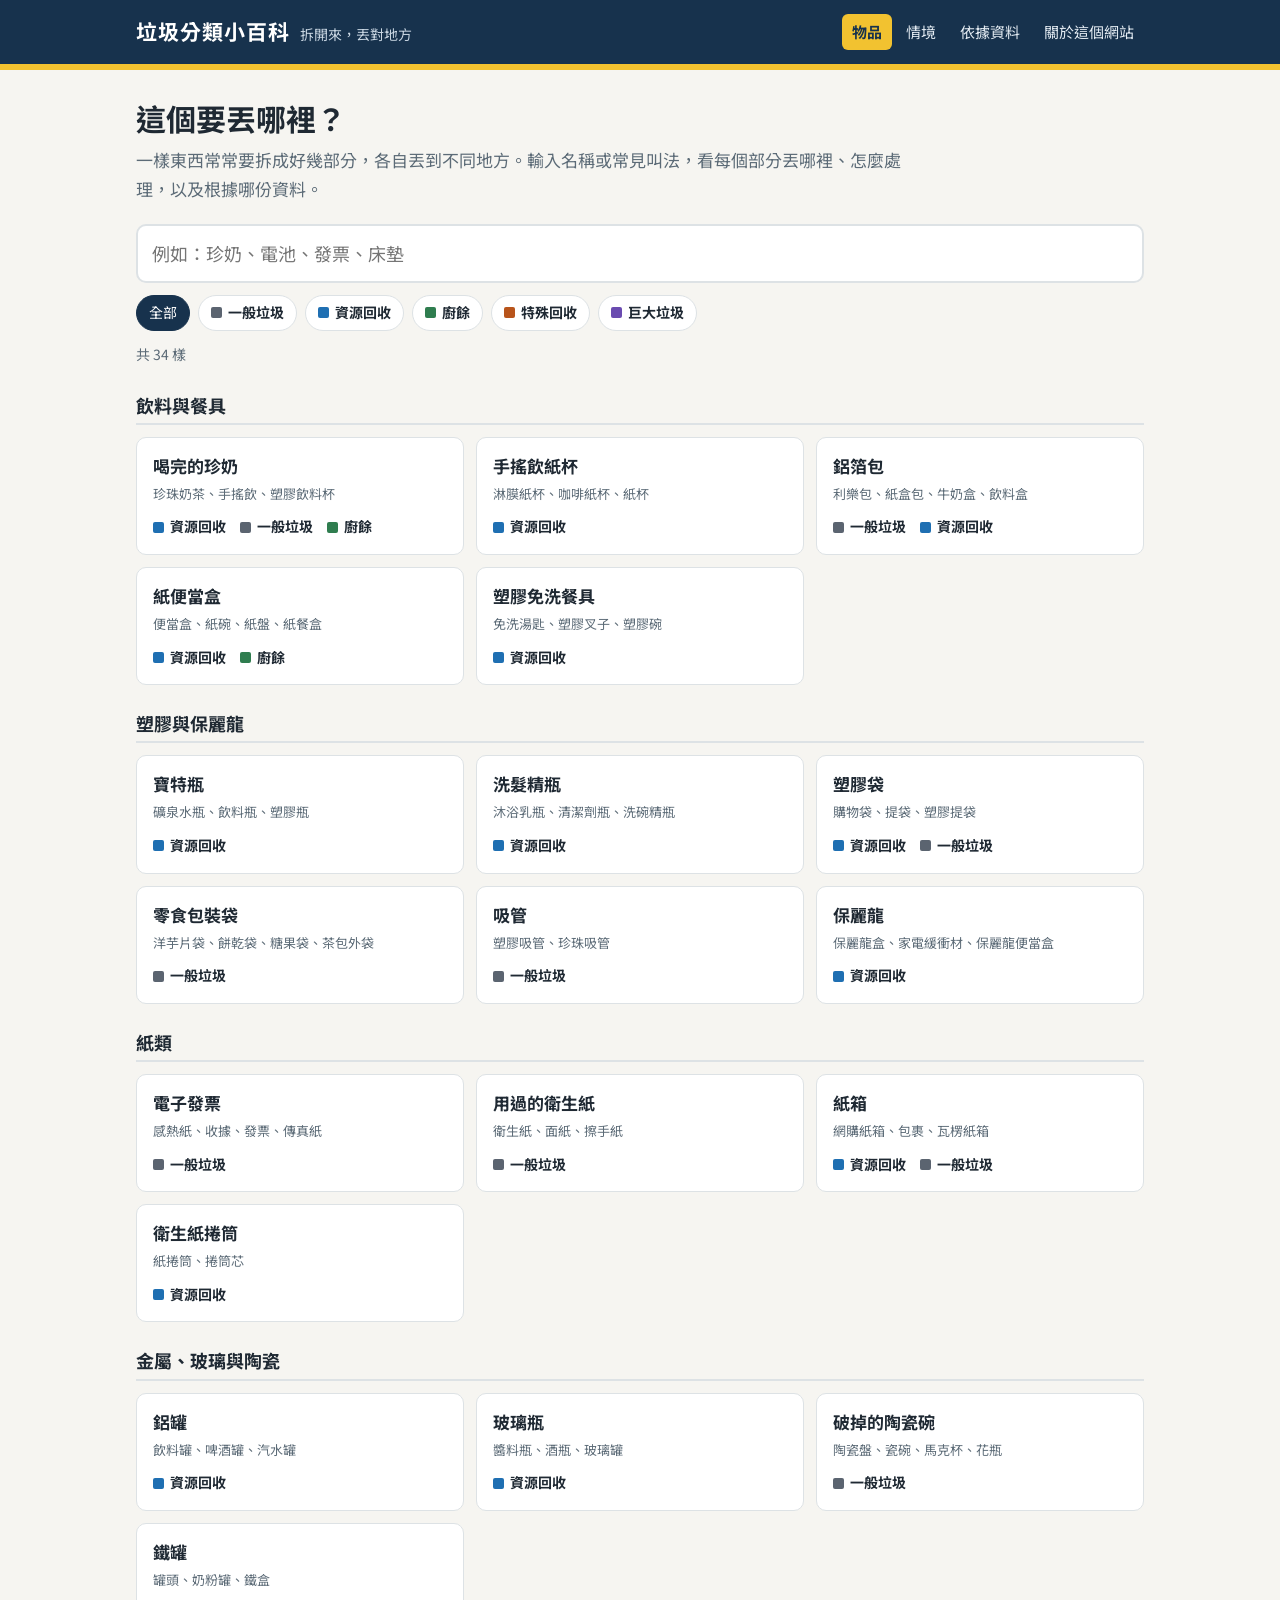
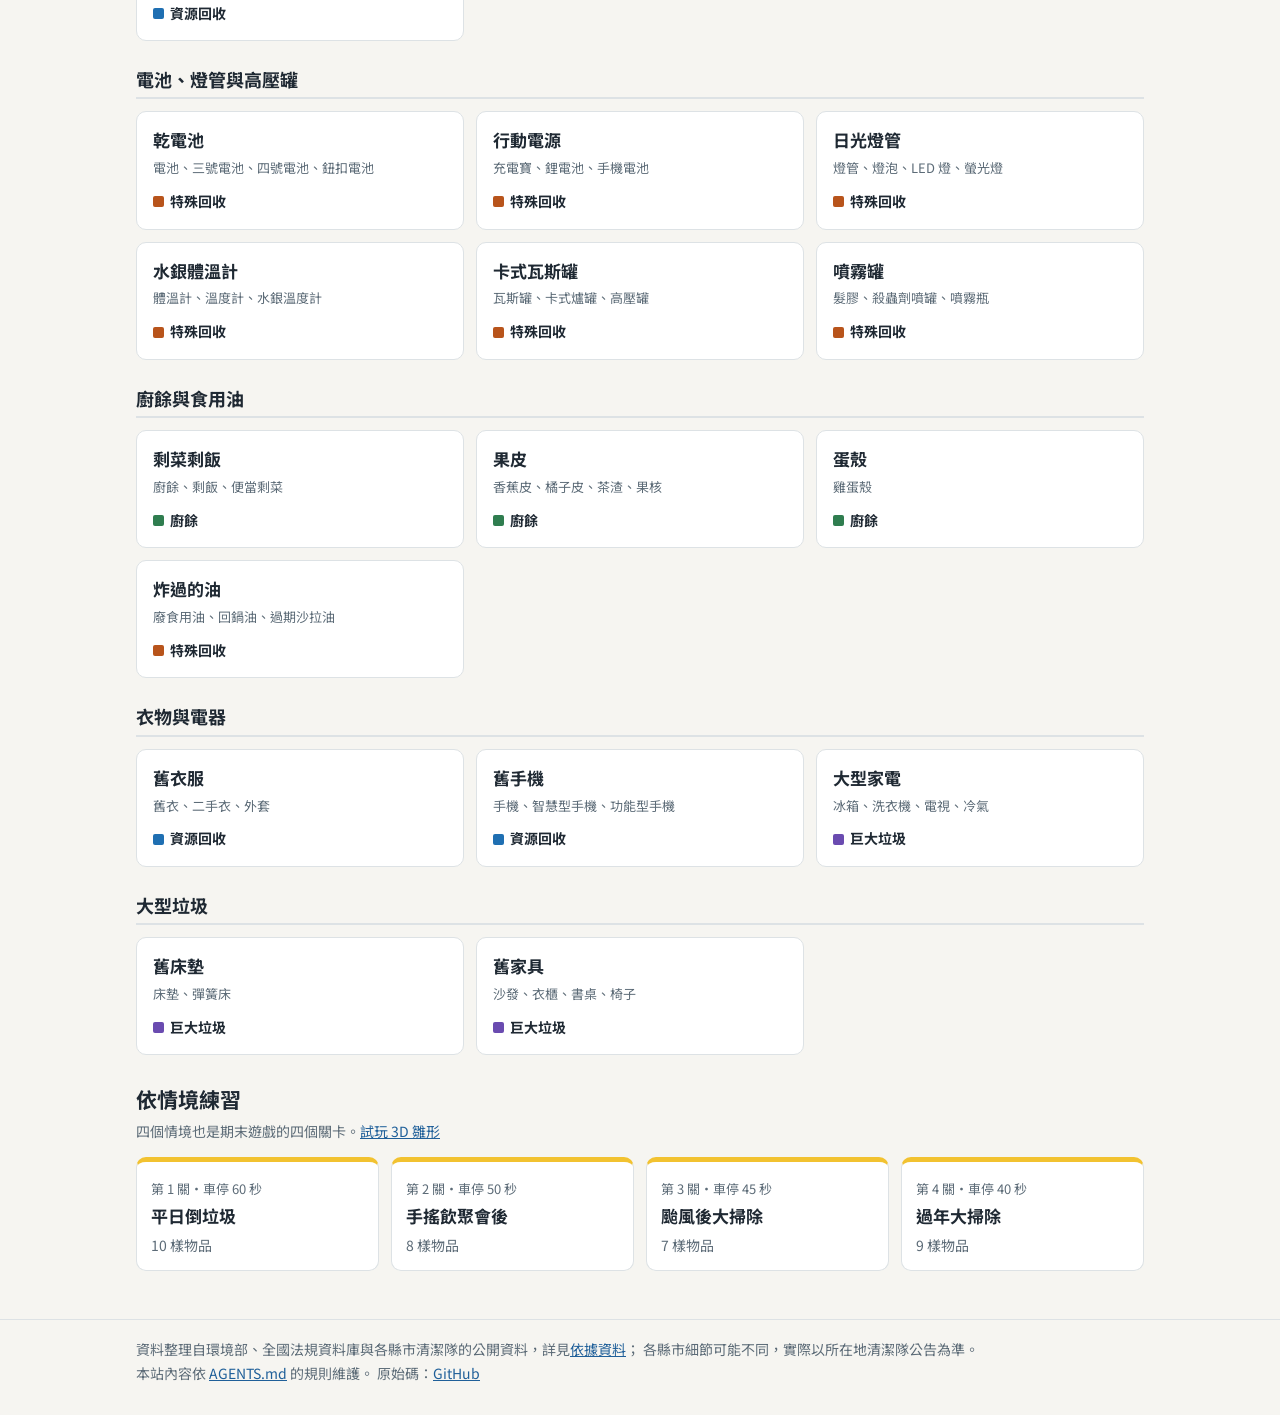
<file: index.html>
<!doctype html>
<html lang="zh-Hant">
<head>
  <meta charset="utf-8">
  <meta name="viewport" content="width=device-width, initial-scale=1">
  <title>垃圾分類小百科</title>
  <meta name="description" content="一樣東西拆成哪幾部分、各丟哪裡、根據哪份資料。">
  <link rel="preconnect" href="https://fonts.googleapis.com">
  <link rel="preconnect" href="https://fonts.gstatic.com" crossorigin>
  <link rel="stylesheet" href="https://fonts.googleapis.com/css2?family=Noto+Sans+TC:wght@400;700&display=swap">
  <link rel="stylesheet" href="assets/style.css">
</head>
<body data-page="index">
  <header class="site-header" id="site-header"></header>
  <main id="app"><p class="muted">載入中…</p></main>
  <footer class="site-footer" id="site-footer"></footer>
  <script src="assets/app.js"></script>
</body>
</html>
</file>
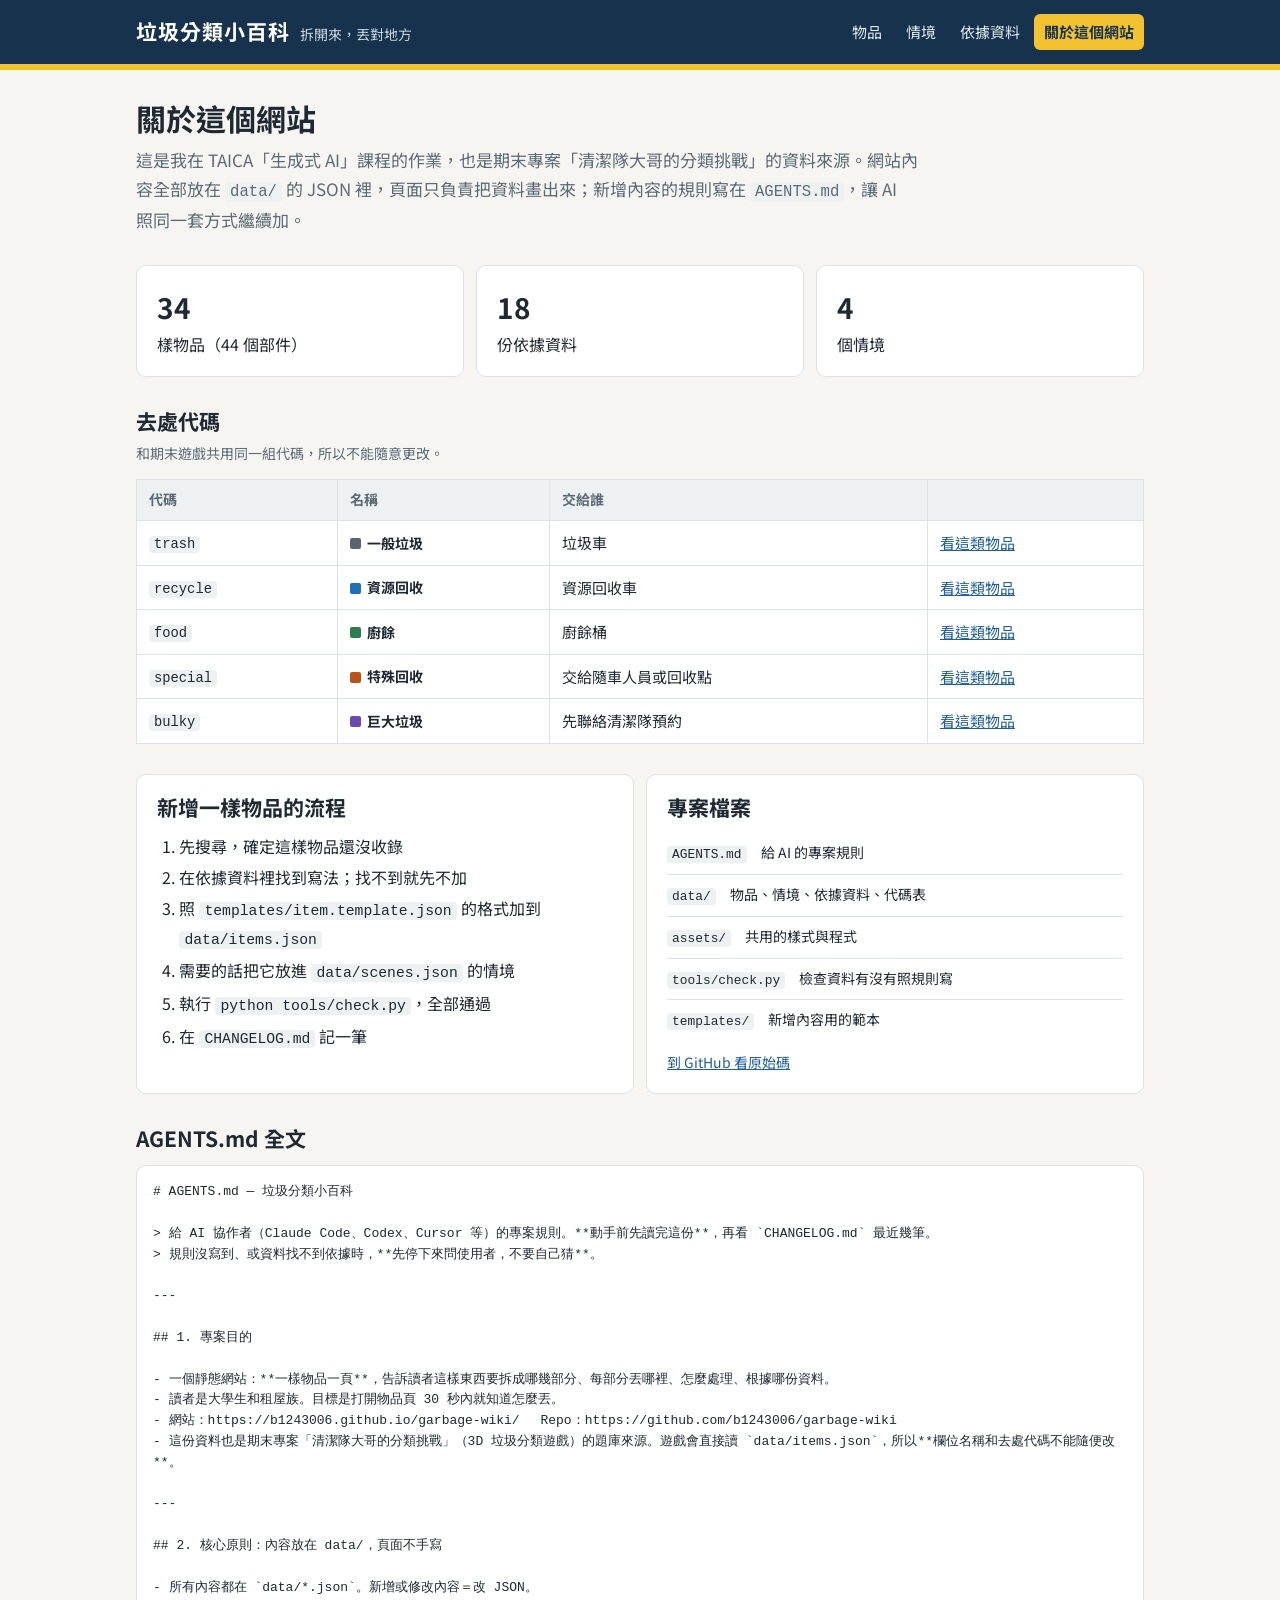
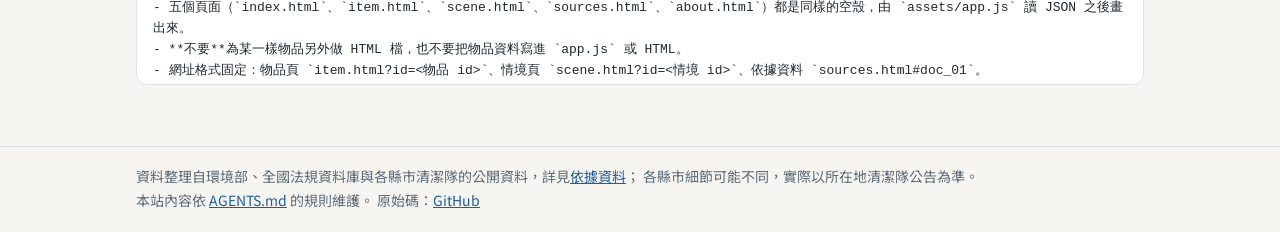
<file: about.html>
<!doctype html>
<html lang="zh-Hant">
<head>
  <meta charset="utf-8">
  <meta name="viewport" content="width=device-width, initial-scale=1">
  <title>關於這個網站｜垃圾分類小百科</title>
  <meta name="description" content="這個網站怎麼做、怎麼新增內容。">
  <link rel="preconnect" href="https://fonts.googleapis.com">
  <link rel="preconnect" href="https://fonts.gstatic.com" crossorigin>
  <link rel="stylesheet" href="https://fonts.googleapis.com/css2?family=Noto+Sans+TC:wght@400;700&display=swap">
  <link rel="stylesheet" href="assets/style.css">
</head>
<body data-page="about">
  <header class="site-header" id="site-header"></header>
  <main id="app"><p class="muted">載入中…</p></main>
  <footer class="site-footer" id="site-footer"></footer>
  <script src="assets/app.js"></script>
</body>
</html>
</file>
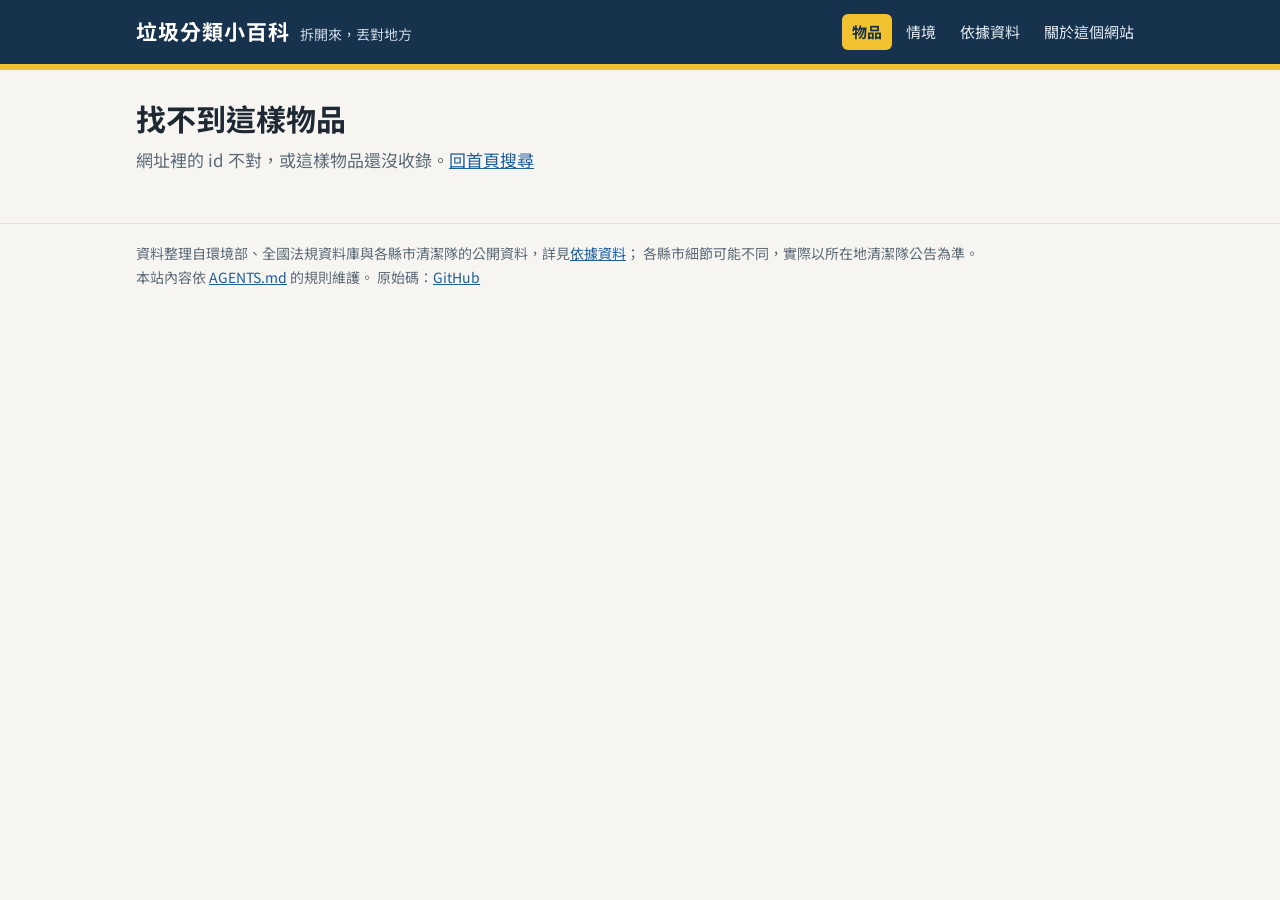
<file: item.html>
<!doctype html>
<html lang="zh-Hant">
<head>
  <meta charset="utf-8">
  <meta name="viewport" content="width=device-width, initial-scale=1">
  <title>物品｜垃圾分類小百科</title>
  <meta name="description" content="這樣物品要拆成哪幾部分、各丟哪裡。">
  <link rel="preconnect" href="https://fonts.googleapis.com">
  <link rel="preconnect" href="https://fonts.gstatic.com" crossorigin>
  <link rel="stylesheet" href="https://fonts.googleapis.com/css2?family=Noto+Sans+TC:wght@400;700&display=swap">
  <link rel="stylesheet" href="assets/style.css">
</head>
<body data-page="item">
  <header class="site-header" id="site-header"></header>
  <main id="app"><p class="muted">載入中…</p></main>
  <footer class="site-footer" id="site-footer"></footer>
  <script src="assets/app.js"></script>
</body>
</html>
</file>
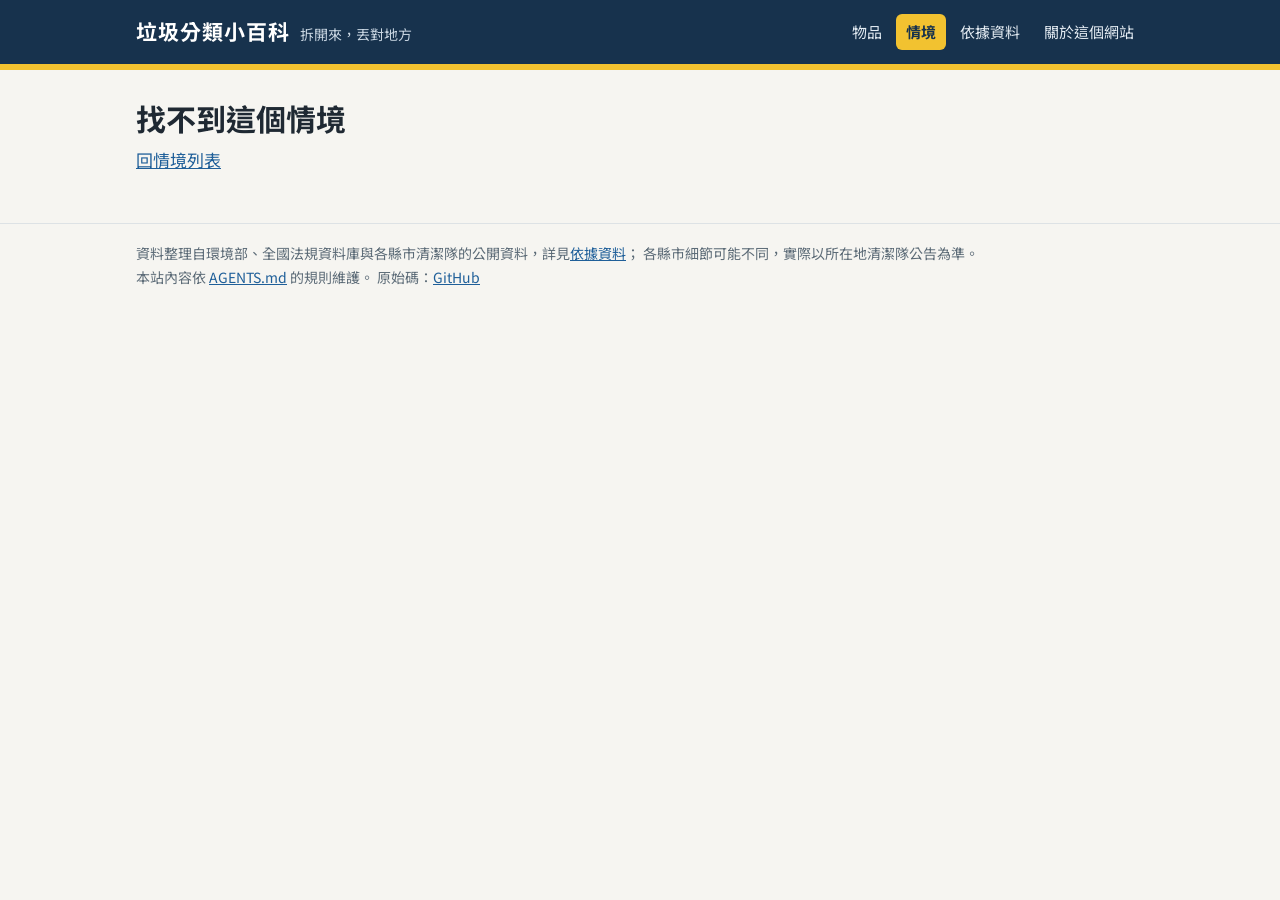
<file: scene.html>
<!doctype html>
<html lang="zh-Hant">
<head>
  <meta charset="utf-8">
  <meta name="viewport" content="width=device-width, initial-scale=1">
  <title>情境｜垃圾分類小百科</title>
  <meta name="description" content="依生活情境整理的垃圾分類練習。">
  <link rel="preconnect" href="https://fonts.googleapis.com">
  <link rel="preconnect" href="https://fonts.gstatic.com" crossorigin>
  <link rel="stylesheet" href="https://fonts.googleapis.com/css2?family=Noto+Sans+TC:wght@400;700&display=swap">
  <link rel="stylesheet" href="assets/style.css">
</head>
<body data-page="scene">
  <header class="site-header" id="site-header"></header>
  <main id="app"><p class="muted">載入中…</p></main>
  <footer class="site-footer" id="site-footer"></footer>
  <script src="assets/app.js"></script>
</body>
</html>
</file>
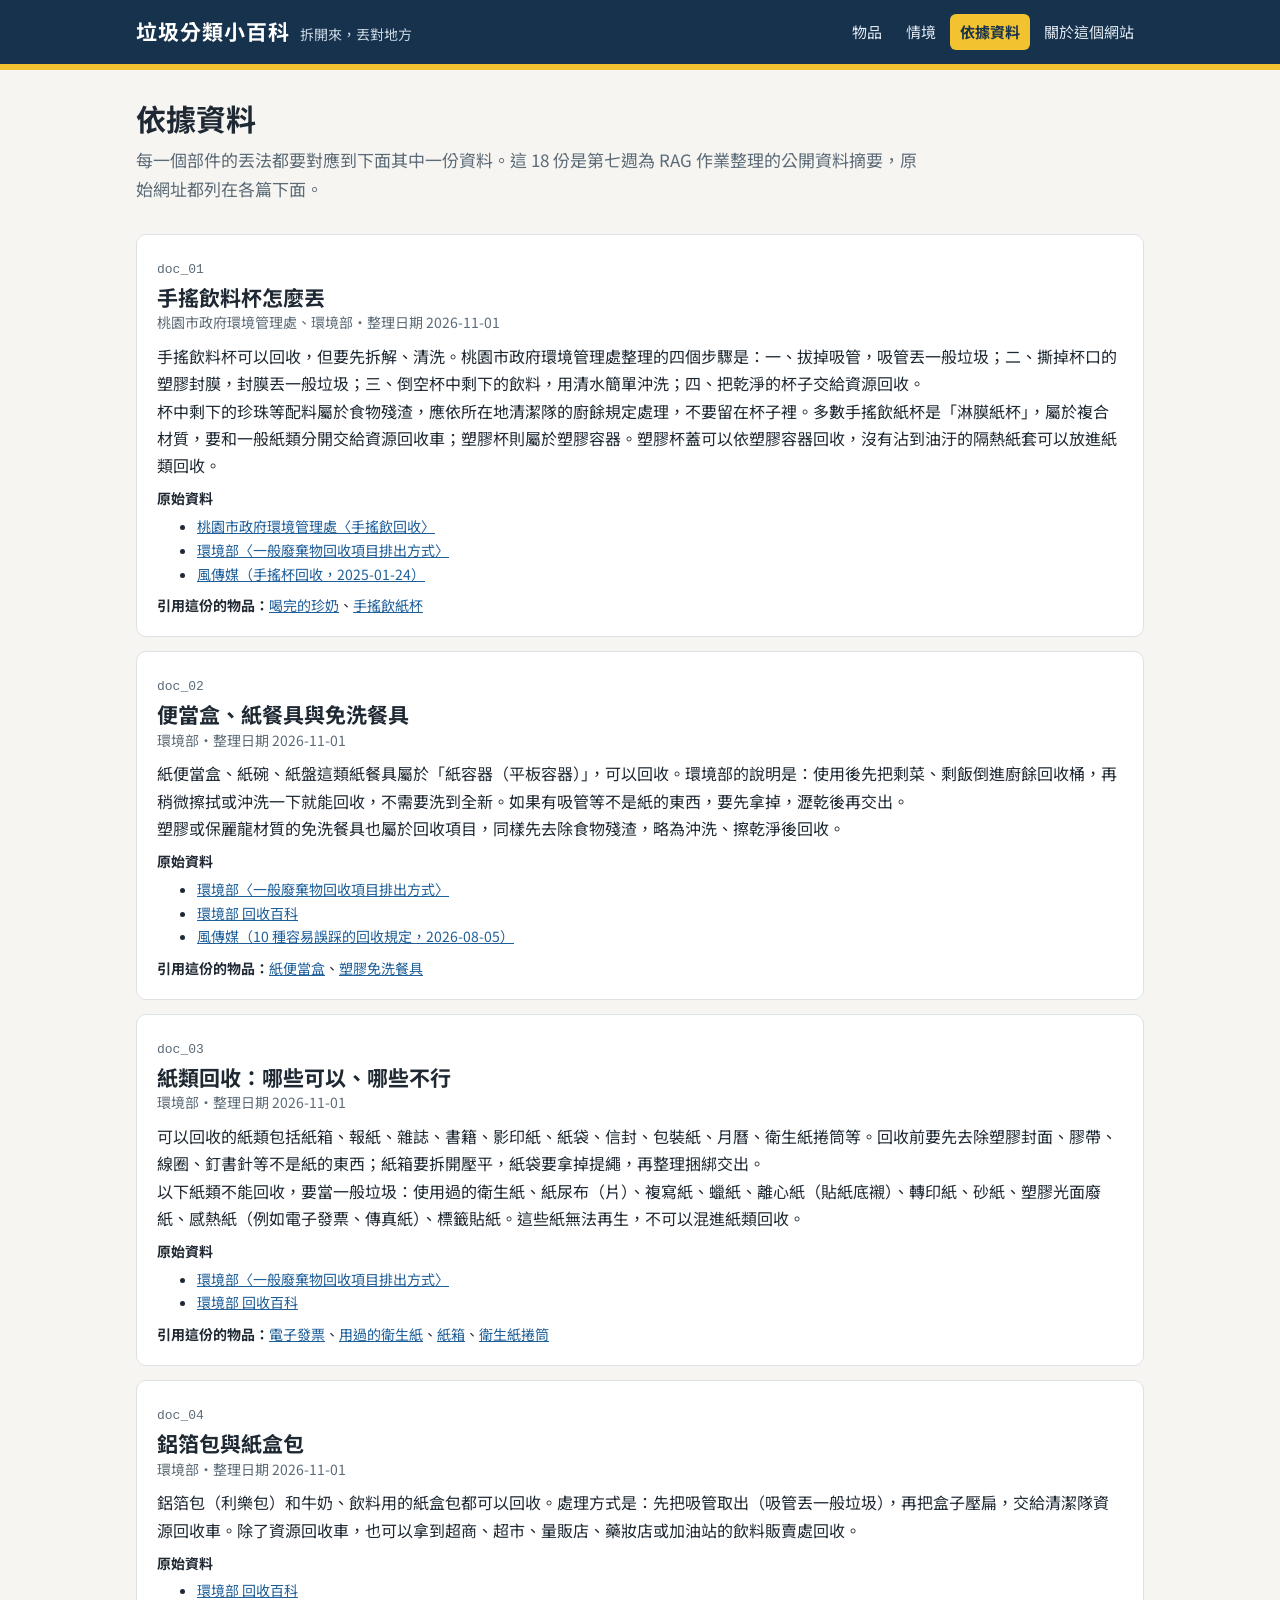
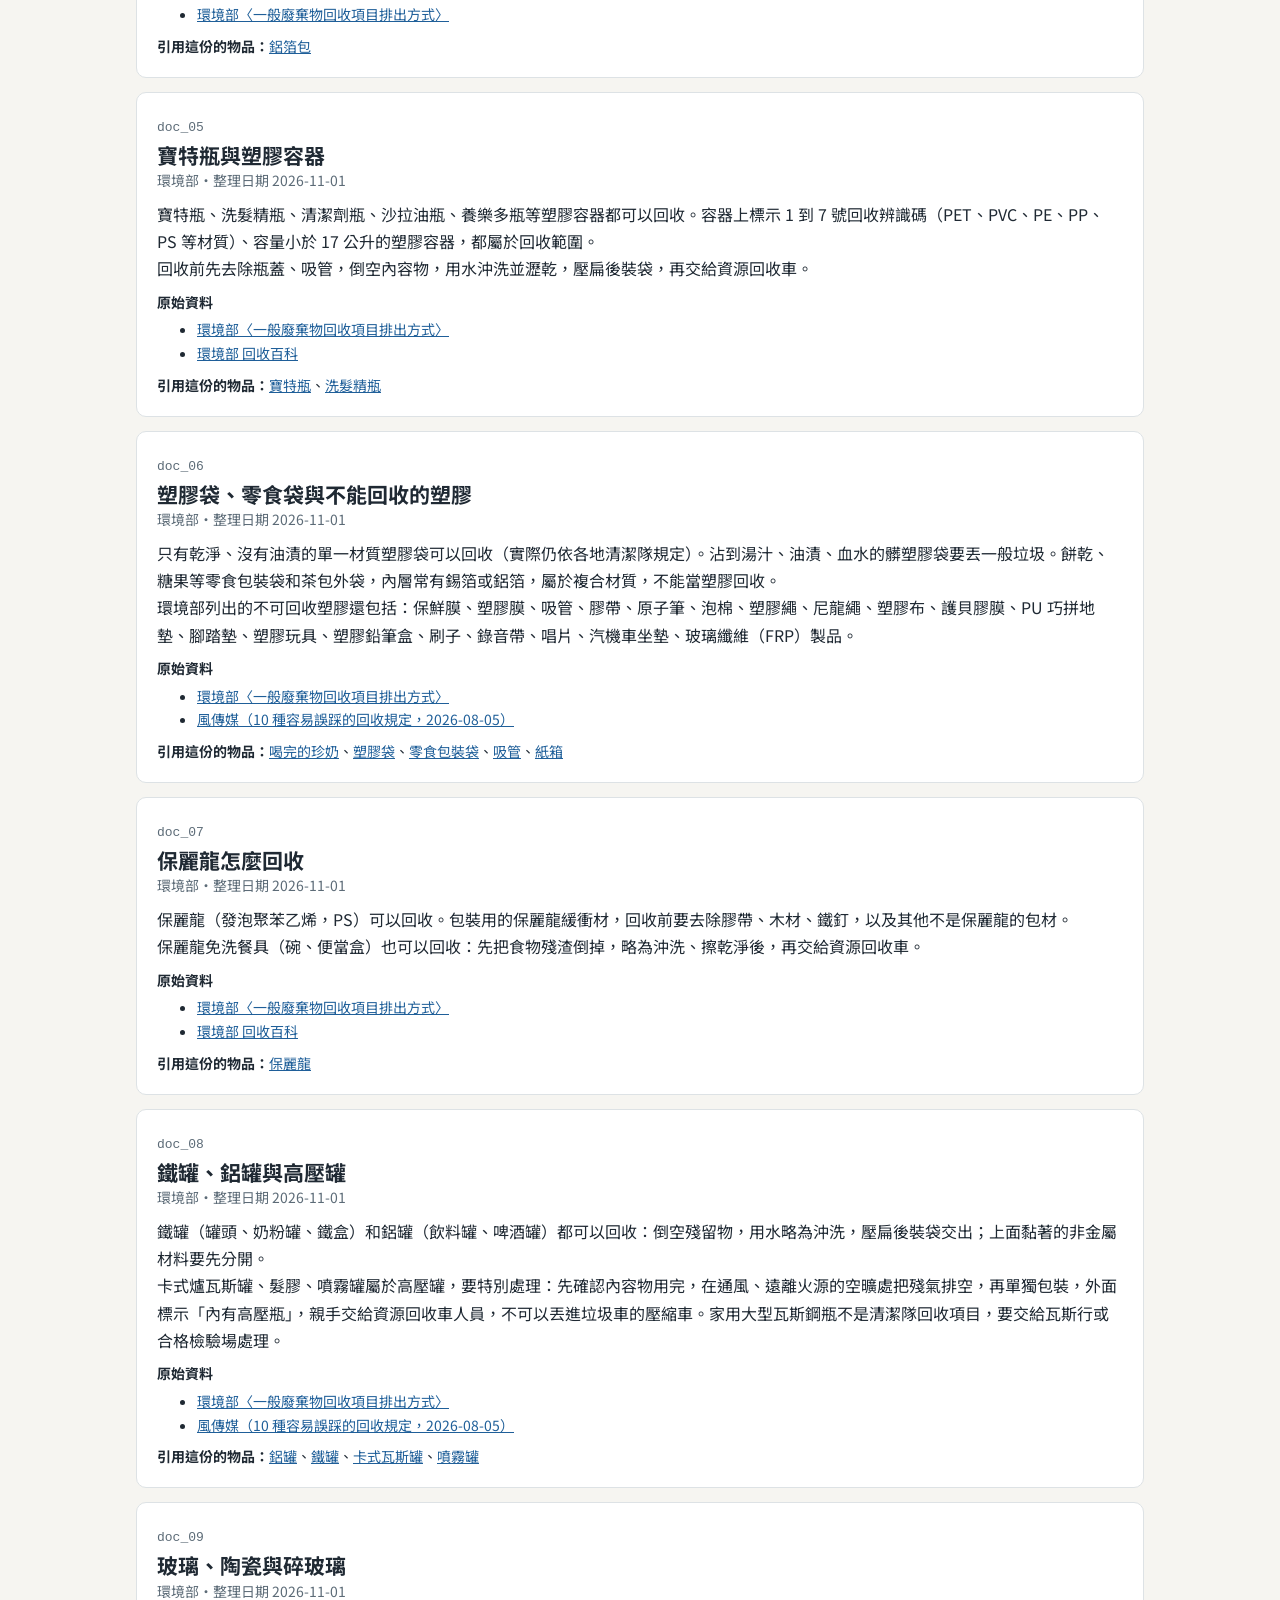
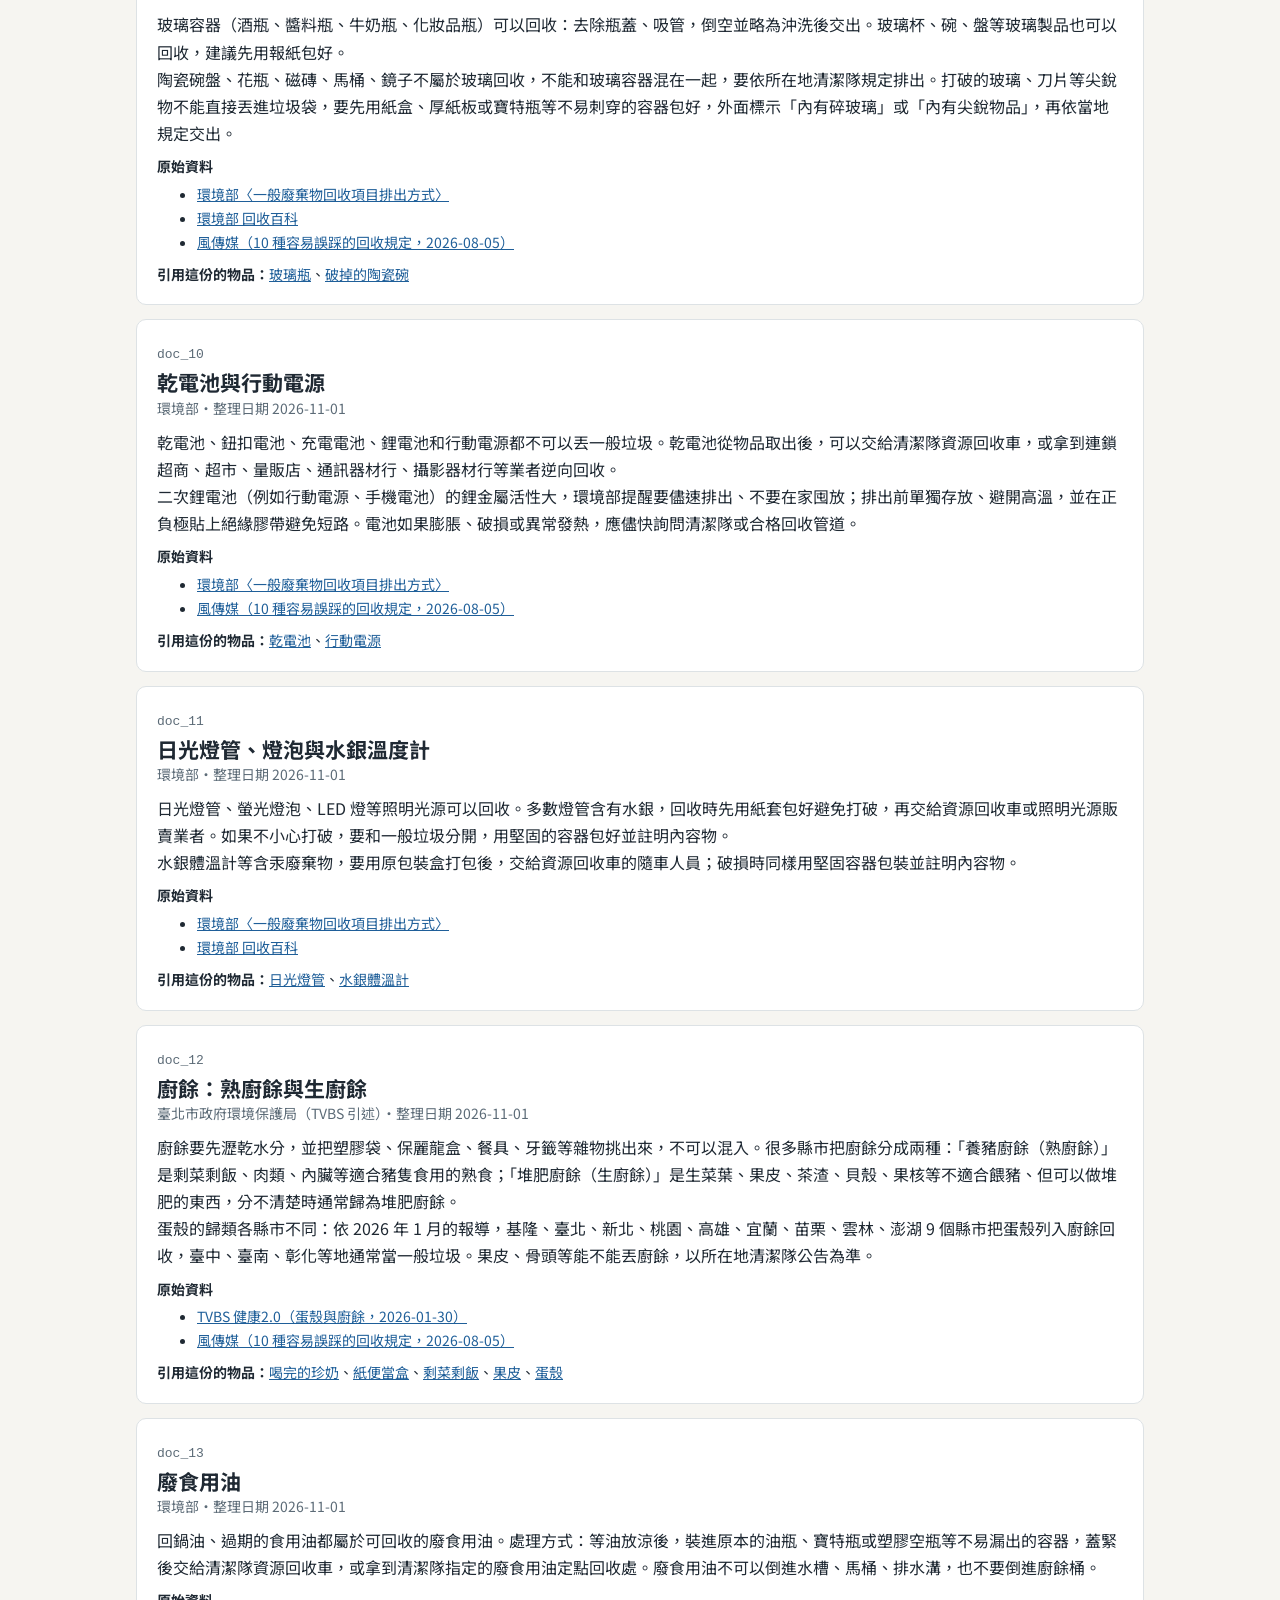
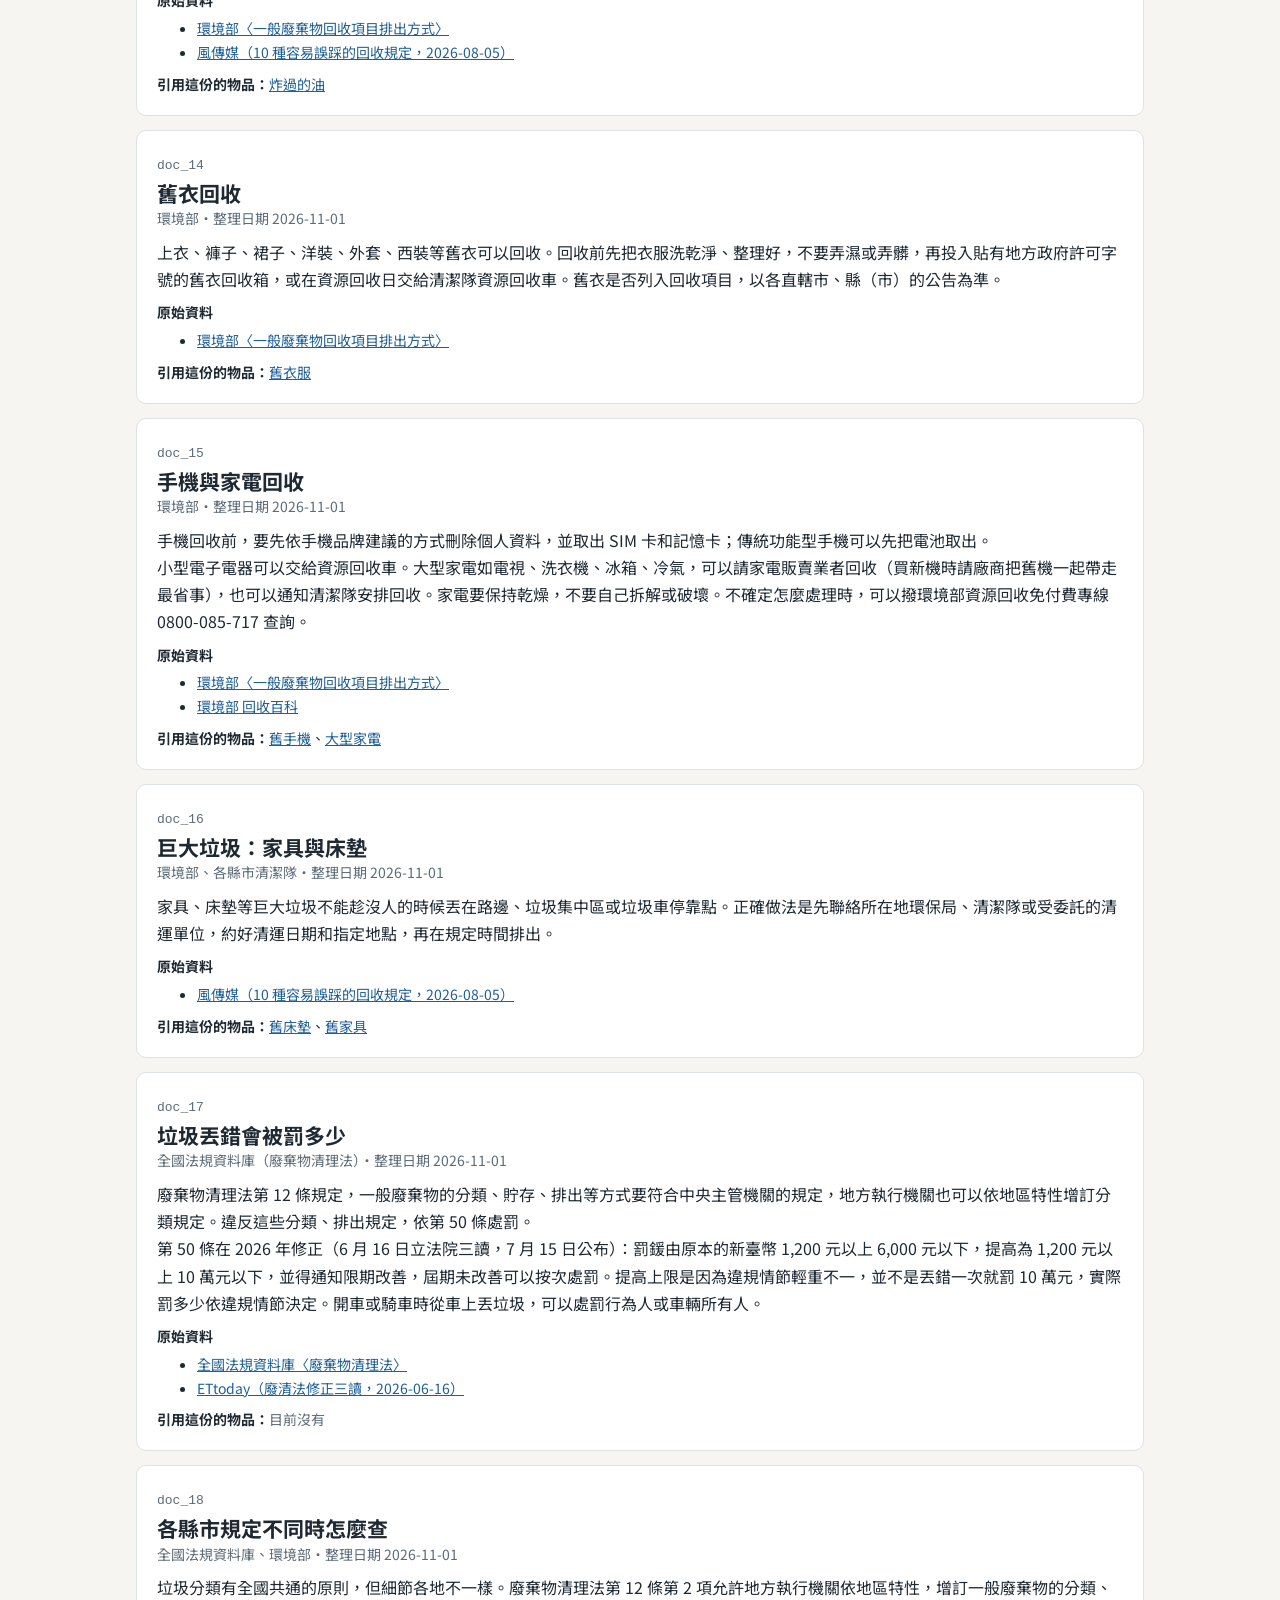
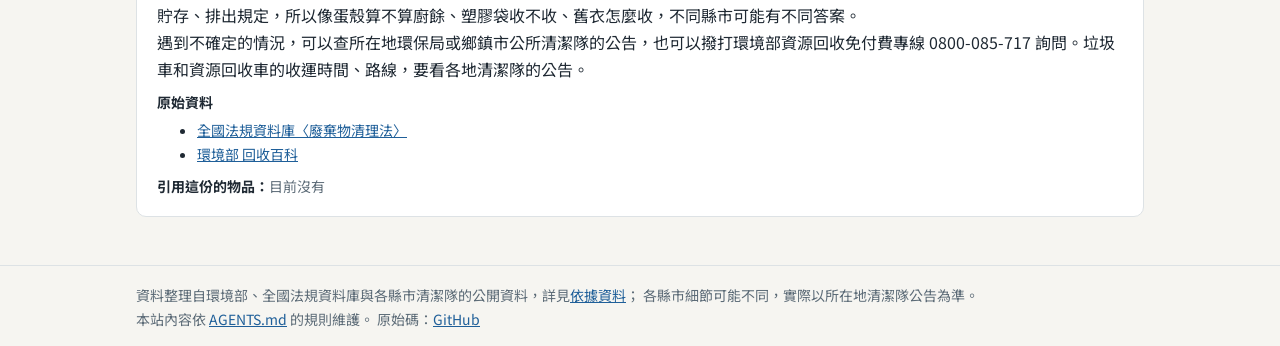
<file: sources.html>
<!doctype html>
<html lang="zh-Hant">
<head>
  <meta charset="utf-8">
  <meta name="viewport" content="width=device-width, initial-scale=1">
  <title>依據資料｜垃圾分類小百科</title>
  <meta name="description" content="本站每一條丟法所依據的公開資料。">
  <link rel="preconnect" href="https://fonts.googleapis.com">
  <link rel="preconnect" href="https://fonts.gstatic.com" crossorigin>
  <link rel="stylesheet" href="https://fonts.googleapis.com/css2?family=Noto+Sans+TC:wght@400;700&display=swap">
  <link rel="stylesheet" href="assets/style.css">
</head>
<body data-page="sources">
  <header class="site-header" id="site-header"></header>
  <main id="app"><p class="muted">載入中…</p></main>
  <footer class="site-footer" id="site-footer"></footer>
  <script src="assets/app.js"></script>
</body>
</html>
</file>
<file: assets/style.css>
/* 垃圾分類小百科 共用樣式
   顏色只用下面的變數；去處（bin）的顏色由 data/meta.json 決定，不要寫死在這裡。 */
:root {
  --bg: #f6f5f1;
  --panel: #ffffff;
  --ink: #1f2933;
  --muted: #5c6b77;
  --line: #dde2e5;
  --navy: #17324d;
  --truck: #f2c230;
  --link: #1f5f99;
  --warn-bg: #fff6dd;
  --radius: 10px;
}

* { box-sizing: border-box; }
html { -webkit-text-size-adjust: 100%; }
body {
  margin: 0;
  background: var(--bg);
  color: var(--ink);
  font-family: "Noto Sans TC", "PingFang TC", "Microsoft JhengHei", sans-serif;
  font-size: 16px;
  line-height: 1.7;
}
a { color: var(--link); }
a:hover { text-decoration-thickness: 2px; }
h1, h2, h3 { line-height: 1.35; margin: 0; }
h1 { font-size: 30px; }
h2 { font-size: 21px; margin-bottom: 12px; }
h3 { font-size: 17px; }

/* ---------- 頁首、頁尾 ---------- */
.site-header { background: var(--navy); color: #fff; border-bottom: 6px solid var(--truck); }
.site-header .inner {
  max-width: 1040px; margin: 0 auto; padding: 14px 16px;
  display: flex; align-items: center; justify-content: space-between; gap: 12px; flex-wrap: wrap;
}
.brand { color: #fff; text-decoration: none; display: flex; align-items: baseline; gap: 10px; flex-wrap: wrap; }
.brand b { font-size: 21px; letter-spacing: 1px; }
.brand span { font-size: 14px; color: #c9d6e2; }
.site-nav { display: flex; gap: 4px; flex-wrap: wrap; }
.site-nav a { color: #e4ecf3; text-decoration: none; padding: 5px 10px; border-radius: 6px; font-size: 15px; }
.site-nav a:hover { background: rgba(255,255,255,.12); }
.site-nav a.on { background: var(--truck); color: var(--navy); font-weight: 700; }

main { max-width: 1040px; margin: 0 auto; padding: 28px 16px 48px; }
.site-footer { border-top: 1px solid var(--line); color: var(--muted); font-size: 14px; }
.site-footer .inner { max-width: 1040px; margin: 0 auto; padding: 18px 16px 30px; }

/* ---------- 共用元件 ---------- */
.lead { color: var(--muted); font-size: 17px; margin: 8px 0 0; max-width: 46em; }
.crumb { font-size: 14px; color: var(--muted); margin-bottom: 10px; }
.crumb a { color: var(--muted); }
.panel { background: var(--panel); border: 1px solid var(--line); border-radius: var(--radius); padding: 18px 20px; }
.section { margin-top: 30px; }
.muted { color: var(--muted); }
.small { font-size: 14px; }

.bin { display: inline-flex; align-items: center; gap: 6px; font-size: 14px; font-weight: 700; white-space: nowrap; }
.bin::before { content: ""; width: 11px; height: 11px; border-radius: 2px; background: var(--c); flex: none; }
.bin-where { display: block; font-weight: 400; font-size: 13px; color: var(--muted); margin-left: 17px; }

.note { border-left: 5px solid var(--c, var(--truck)); background: var(--panel); border-radius: 0 var(--radius) var(--radius) 0; padding: 12px 16px; }
.note h3 { font-size: 15px; color: var(--muted); margin-bottom: 2px; font-weight: 700; }
.note p { margin: 0; }
.note.say { --c: var(--truck); }
.note.say p { font-size: 17px; }
.note.miss { --c: #b23a48; }
.note.local { --c: #8a6d1d; background: var(--warn-bg); }
.notes { display: grid; gap: 12px; }

.tag-row { display: flex; flex-wrap: wrap; gap: 8px 14px; }

/* ---------- 首頁 ---------- */
.search { margin-top: 20px; display: flex; flex-direction: column; gap: 12px; }
.search input {
  width: 100%; font: inherit; font-size: 18px; padding: 12px 14px;
  border: 2px solid var(--line); border-radius: var(--radius); background: #fff;
}
.search input:focus { outline: none; border-color: var(--navy); }
.filters { display: flex; flex-wrap: wrap; gap: 8px; }
.filters button {
  font: inherit; font-size: 14px; cursor: pointer; background: #fff; color: var(--ink);
  border: 1px solid var(--line); border-radius: 999px; padding: 5px 12px;
}
.filters button.on { border-color: var(--navy); background: var(--navy); color: #fff; }
.filters button.on .bin::before { outline: 2px solid #fff; }
.count { font-size: 14px; color: var(--muted); }

.cat { margin-top: 26px; }
.cat h2 { font-size: 18px; border-bottom: 2px solid var(--line); padding-bottom: 6px; }
.grid { display: grid; grid-template-columns: repeat(3, 1fr); gap: 12px; }
.card {
  display: block; text-decoration: none; color: inherit; background: var(--panel);
  border: 1px solid var(--line); border-radius: var(--radius); padding: 14px 16px;
}
.card:hover { border-color: var(--navy); }
.card b { font-size: 17px; }
.card .alias { font-size: 13px; color: var(--muted); margin: 2px 0 8px; white-space: nowrap; overflow: hidden; text-overflow: ellipsis; }
.empty { padding: 20px; text-align: center; color: var(--muted); }

.scenes { display: grid; grid-template-columns: repeat(4, 1fr); gap: 12px; }
.scene-card { display: block; text-decoration: none; color: inherit; background: var(--panel); border: 1px solid var(--line); border-top: 5px solid var(--truck); border-radius: var(--radius); padding: 12px 14px; }
.scene-card:hover { border-color: var(--navy); border-top-color: var(--truck); }
.scene-card .lv { font-size: 13px; color: var(--muted); }
.scene-card b { display: block; font-size: 17px; }

/* ---------- 物品頁：怎麼丟 ---------- */
table.how { width: 100%; border-collapse: collapse; background: var(--panel); border: 1px solid var(--line); border-radius: var(--radius); overflow: hidden; }
table.how th { text-align: left; font-size: 14px; color: var(--muted); background: #eef1f2; padding: 9px 14px; }
table.how td { padding: 12px 14px; border-top: 1px solid var(--line); vertical-align: top; }
table.how td.part { font-weight: 700; width: 22%; }
table.how td.bin-cell { width: 22%; }
table.how td.docs { width: 16%; font-size: 14px; }

.scene-part { display: flex; gap: 10px; align-items: baseline; }
.scene-part .bin { min-width: 5.6em; }
.scene-part + .scene-part { margin-top: 4px; }

.two { display: grid; grid-template-columns: 1fr 1fr; gap: 12px; }
ul.plain { list-style: none; padding: 0; margin: 0; }
ul.plain li { padding: 8px 0; border-top: 1px solid var(--line); }
ul.plain li:first-child { border-top: none; }

/* ---------- 依據資料頁 ---------- */
.source { scroll-margin-top: 16px; }
.source + .source { margin-top: 14px; }
.source .id { font-family: ui-monospace, Menlo, Consolas, monospace; font-size: 13px; color: var(--muted); }
.source:target { border-color: var(--navy); box-shadow: 0 0 0 2px var(--navy) inset; }
.source p { margin: 8px 0; white-space: pre-line; }

/* ---------- 關於頁 ---------- */
.stats { display: grid; grid-template-columns: repeat(3, 1fr); gap: 12px; }
.stat b { display: block; font-size: 28px; }
table.plain { width: 100%; border-collapse: collapse; background: var(--panel); }
table.plain th, table.plain td { text-align: left; border: 1px solid var(--line); padding: 8px 12px; font-size: 15px; }
table.plain th { background: #eef1f2; color: var(--muted); font-size: 14px; }
code { font-family: ui-monospace, Menlo, Consolas, monospace; font-size: .92em; background: #eef1f2; padding: 1px 5px; border-radius: 4px; }
pre.rules {
  background: #fff; border: 1px solid var(--line); border-radius: var(--radius); padding: 16px;
  max-height: 520px; overflow: auto; white-space: pre-wrap; word-break: break-word;
  font-family: ui-monospace, Menlo, Consolas, monospace; font-size: 13px; line-height: 1.6;
}
ol.steps { padding-left: 1.4em; margin: 0; }
ol.steps li + li { margin-top: 4px; }

/* ---------- 手機 ---------- */
@media (max-width: 860px) {
  .grid { grid-template-columns: repeat(2, 1fr); }
  .scenes { grid-template-columns: repeat(2, 1fr); }
}
@media (max-width: 600px) {
  h1 { font-size: 25px; }
  .grid, .scenes, .two, .stats { grid-template-columns: 1fr; }
  table.how thead { display: none; }
  table.how, table.how tbody, table.how tr, table.how td { display: block; width: 100% !important; }
  table.how tr { border-top: 1px solid var(--line); padding: 10px 14px; }
  table.how tr:first-child { border-top: none; }
  table.how td { border: none; padding: 2px 0; }
  table.how td.part { font-size: 17px; }
  table.how td.docs::before { content: "依據："; color: var(--muted); }
}
</file>
